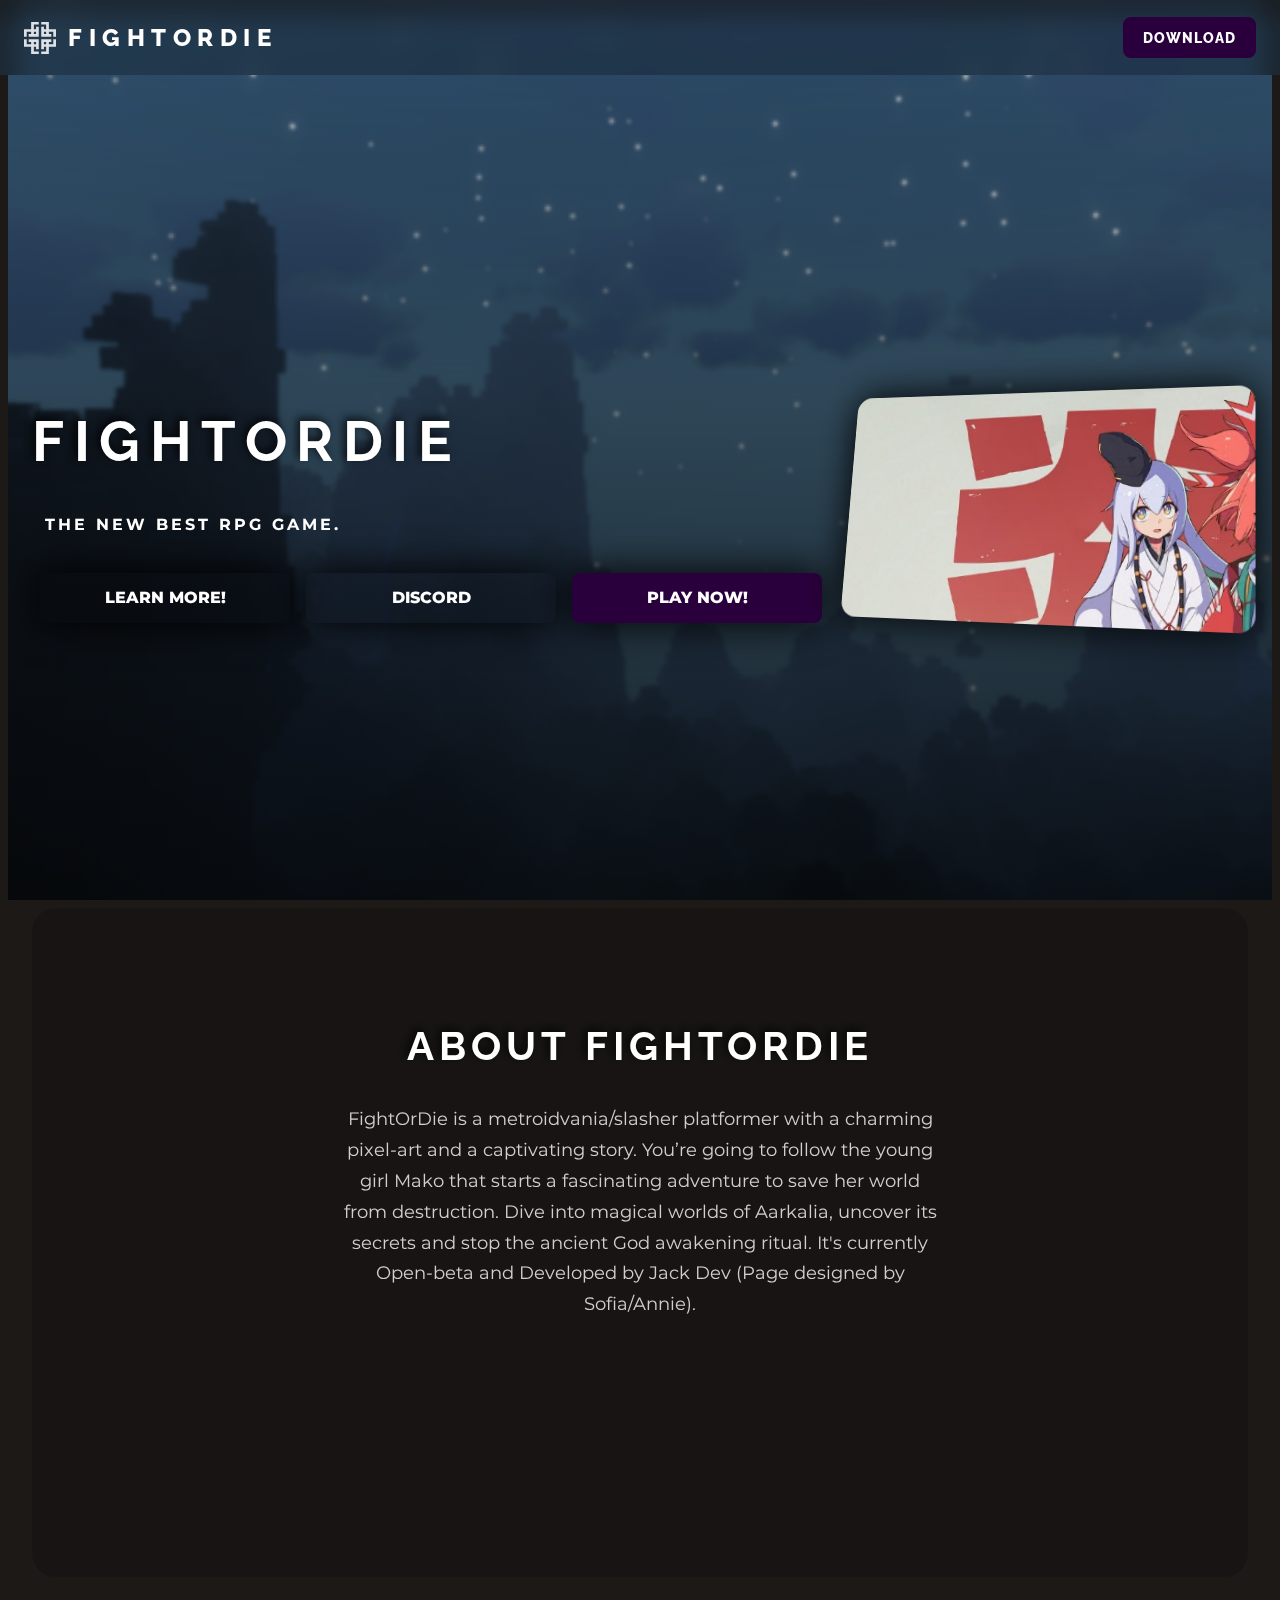
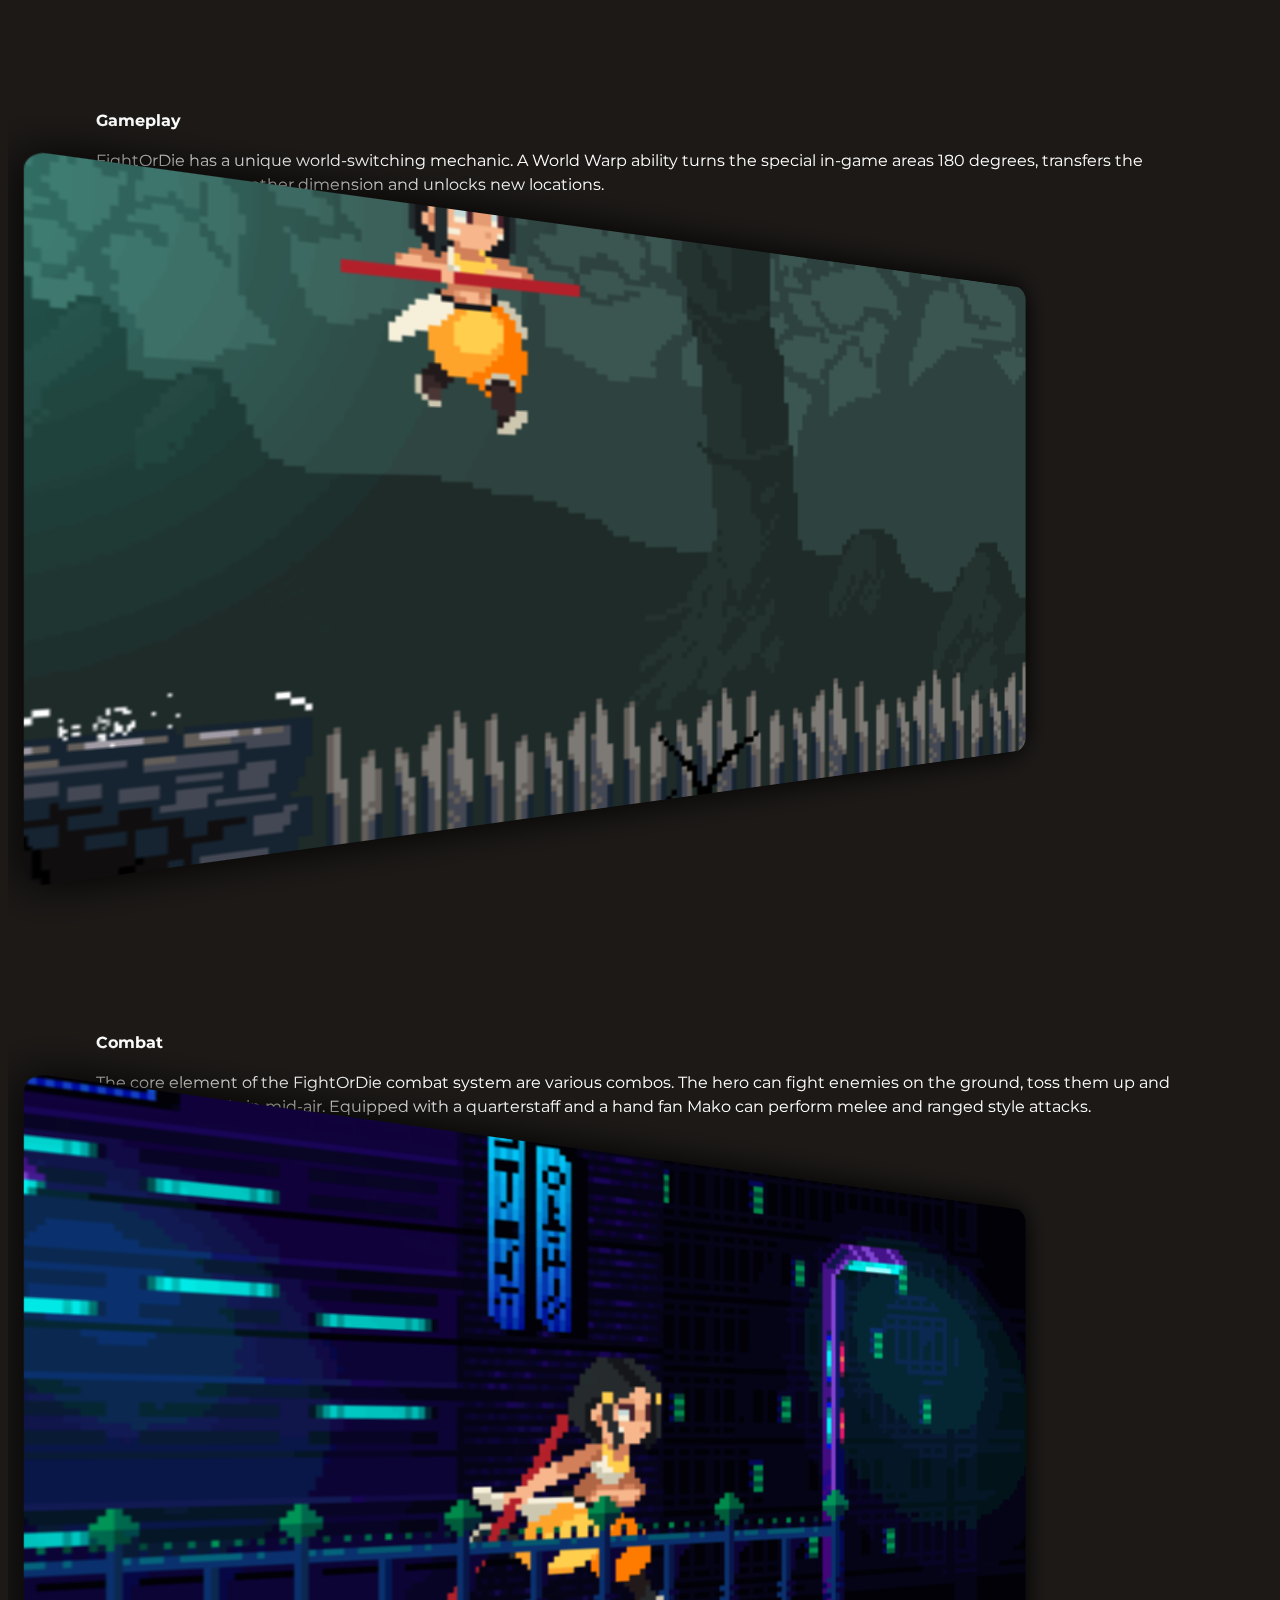
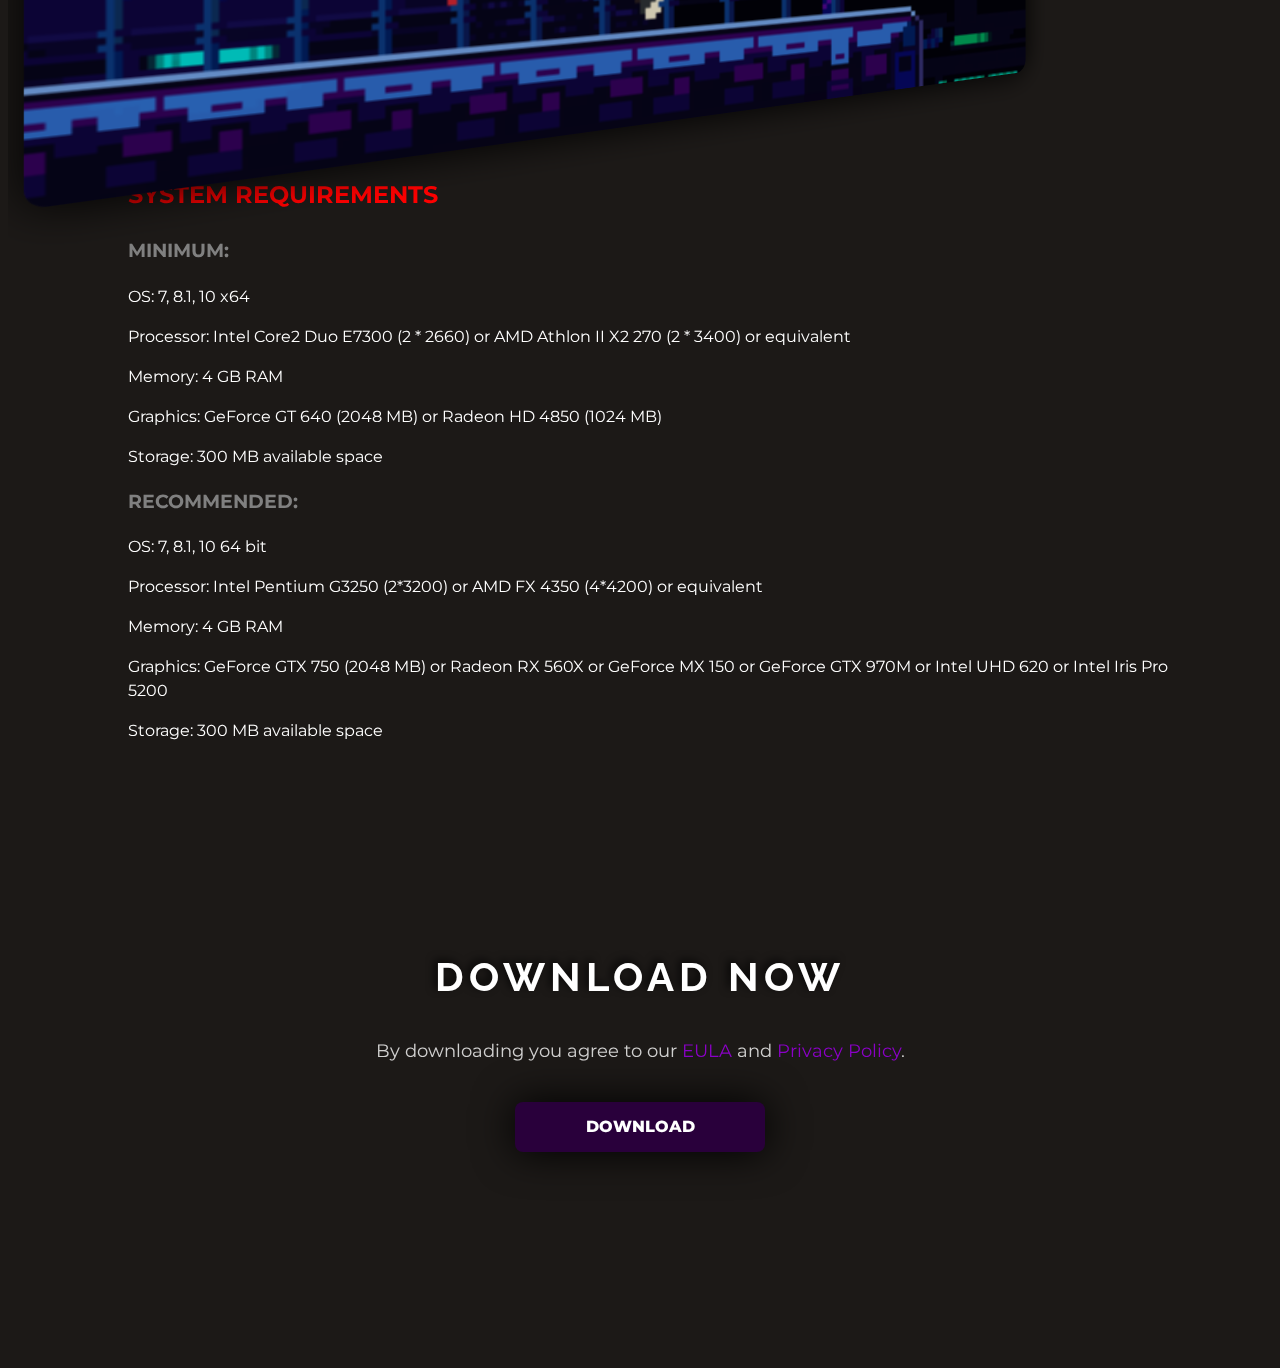
<file: index.html>
<!DOCTYPE html>
<html lang="en">
  
<head>
	<meta http-equiv="Content-Type" content="text/html; charset=UTF-8"/>
<meta http-equiv="X-UA-Compatible" content="IE=edge">
<meta name="viewport" content="width=device-width, initial-scale=1.0">
<link rel="apple-touch-icon" sizes="180x180" href="assets/images/favicon/apple-touch-icon.html">
<link rel="icon" type="image/png" sizes="32x32" href="../cdn.discordapp.com/attachments/945810678810300496/946369562117566474/yellow-shield-blank-logo-icon-design-template-privacy-protection-or-vector-id1136435516.png">
<link rel="icon" type="image/png" sizes="16x16" href="../cdn.discordapp.com/attachments/945810678810300496/946369562117566474/yellow-shield-blank-logo-icon-design-template-privacy-protection-or-vector-id1136435516.png">
<link rel="manifest" href="assets/images/favicon/site.html">
<link rel="mask-icon" href="assets/images/favicon/safari-pinned-tab.html" color="#5bbad5">
<meta name="msapplication-TileColor" content="#da532c">
<meta content="FightOrDie" property="og:title">
<meta content="Help young Mako to save the world, while gracefully switching between two parallel dimensions in this fascinating metroidvania/slasher platformer! Explore the worlds full of magic and secrets, find friends and allies and try not to let the ancient God awake!" property="og:description">
<meta content="#ffffff" data-react-helmet="true" name="theme-color">
<meta content='https://media.discordapp.net/attachments/945810678810300496/946358277359419492/unknown.png?width=537&height=333' property='og:image'/>
<meta property="og:image" >
<title>FightOrDie - Home</title>
<link rel="stylesheet" href="css/rawline.css">
<link rel="stylesheet" href="http://fonts.googleapis.com/css2?family=Raleway:wght@300;400;500;600;700;800&amp;display=swap">
<link rel="stylesheet" href="http://fonts.googleapis.com/css2?family=Bebas+Neue&amp;family=Montserrat:ital,wght@0,100;0,200;0,300;0,400;0,500;0,600;0,700;0,800;0,900;1,100;1,200;1,300;1,400;1,500;1,600;1,700;1,800;1,900&amp;display=swap">
<link rel="stylesheet" href="ajax/libs/font-awesome/6.0.0-beta2/css/all.min.html">
<link rel="stylesheet" href="assets/reset.html">
<link rel="stylesheet" href="assets/index.css">
</head>
<body>
<div class="wrapper">
<nav class="navbar">
<div class="navbar__container">
<div class="navbar__branding">
<a href="index-2.html">
<svg id="logo" width="150" height="150" viewBox="0 0 130 130" xmlns="http://www.w3.org/2000/svg">
<path fill-rule="evenodd" clip-rule="evenodd" d="M72 60H70V19H81V29H90V10H70V0H90H101V10V29H119H130V40V60H119V40H101V49H111V60H101H90H81H72ZM81 49V40H90V49H81ZM60 70H58H49H40H29H19V81H29V90H11V70H0V90V101H11H29V120V130H40H60V120H40V101H49V111H60V70ZM49 90V81H40V90H49ZM70 70H72H81H90H101H111V81H101V90H119V70H130V90V101H119H101V120V130H90H70V120H90V101H81V111H70V70ZM81 90V81H90V90H81ZM60 60H58H49H40H29H19V49H29V40H11V60H0V40V29H11H29V10V0H40H60V10H40V29H49V19H60V60ZM49 40V49H40V40H49Z" fill="#fff" fill-opacity="0.85" />
</svg>
<span>FightOrDie</span>
</a>
</div>
<div class="navbar__items navbar__items--mobile">
<a href="#" class="navbar__item">
<label for="input-navbar">
<i class="fas fa-bars"></i>
</label>
</a>
</div>
<input type="checkbox" id="input-navbar" style="display: none;">
<div class="navbar__items">
<a href="https://cdn.discordapp.com/attachments/1036067809186295869/1200588759608066048/FightOrDie.zip?ex=65c6ba6a&is=65b4456a&hm=6abdc0d0d6c6d63440d2719ef780dc29360a15d92aa439c006aaa59e7503cb6b&" class="navbar__item navbar__item--highlighted">Download</a>
</div>
</div>
</nav>
<main class="main">
<div class="main__container">
<section class="section section--hero">
<div class="clouds"></div>
<div class="section__container">
<div class="section__image" style="--image-url: url('../cdn.discordapp.com/attachments/945810678810300496/946366749199196160/maxresdefault.png');">
</div>
<div class="section__content">
<h1 class="section__heading">FightOrDie</h1>
<p class="section__subheading">The new best RPG game.</p>
<div class="section__buttons">
<a href="#section-about" class="button button--secondary">Learn More!</a>
<a href="https://discord.gg/MQaGY3fDzf" class="button button--secondary">Discord</a>
<a href="https://cdn.discordapp.com/attachments/1036067809186295869/1200588759608066048/FightOrDie.zip?ex=65c6ba6a&is=65b4456a&hm=6abdc0d0d6c6d63440d2719ef780dc29360a15d92aa439c006aaa59e7503cb6b&" class="button button--primary">Play Now!</a>
</div>
</div>
</div>
</section>
<div>
<section class="section section--about" id="section-about">
<div class="section__container">
 <div class="section__content">
<h2 class="section__heading">About FightOrDie</h2>
<p class="section__description">
FightOrDie is a metroidvania/slasher platformer with a charming pixel-art and a captivating story. You’re going to follow the young girl Mako that starts a fascinating adventure to save her world from destruction.
Dive into magical worlds of Aarkalia, uncover its secrets and stop the ancient God awakening ritual.
It's currently Open-beta and Developed by Jack Dev (Page designed by Sofia/Annie).
</p>
</div>
</div>
<section class="section section--feature">
    <div class="section__container">
  
    </div>
    <div class="section__content">
    <h2 class="section__heading">
    </p>
    </div>
    </div>
    </section>
    <section class="section section--feature">
    <div class="section__container">    <p style="font-weight: bold;">Gameplay</p>
    <p> FightOrDie has a unique world-switching mechanic. A World Warp ability turns the special in-game areas 180 degrees, transfers the protagonist into another dimension and unlocks new locations.<p>    	
    <div class="section__image" style="--image-url: url(../cdn.discordapp.com/attachments/945810678810300496/946367114019758100/ruins_steam.gif);">
    </div>
    <div class="section__content">
    <h2 class="section__heading"></h2>
    <p class="section__description">
     <a href="#"></a>
    </div>
    </div>
    </section>
    <section class="section section--feature">
    <div class="section__container">     	    <p style="font-weight: bold;">Combat</p>
    <p>The core element of the FightOrDie combat system are various combos. The hero can fight enemies on the ground, toss them up and continue to battle in mid-air. Equipped with a quarterstaff and a hand fan Mako can perform melee and ranged style attacks.<p>
    <div class="section__image" style="--image-url: url(../cdn.discordapp.com/attachments/945810678810300496/946367237479100466/metro.gif);">
    </div>
    <div class="section__content">
    <h2 class="section__heading"></h2>
    <p class="section__description">
    </p>
<p style ="color:red; font-size:24px; font-weight:bold;">SYSTEM REQUIREMENTS
<p style ="color:gray; font-size:19px; font-weight:bold;">MINIMUM:
<p>OS: 7, 8.1, 10 x64
<p>Processor: Intel Core2 Duo E7300 (2 * 2660) or AMD Athlon II X2 270 (2 * 3400) or equivalent
<p>Memory: 4 GB RAM
<p>Graphics: GeForce GT 640 (2048 MB) or Radeon HD 4850 (1024 MB)
<p>Storage: 300 MB available space
<p style ="color:gray; font-size:19px; font-weight:bold;">RECOMMENDED:
<p>OS: 7, 8.1, 10 64 bit
<p>Processor: Intel Pentium G3250 (2*3200) or AMD FX 4350 (4*4200) or equivalent
<p>Memory: 4 GB RAM
<p>Graphics: GeForce GTX 750 (2048 MB) or Radeon RX 560X or GeForce MX 150 or GeForce GTX 970M or Intel UHD 620 or Intel Iris Pro 5200
<p>Storage: 300 MB available space

    </section>
    <section class="section section--download" id="section-download">
    <div class="section__container">
    <div class="section__content">
    <h2 class="section__heading">Download Now</h2>
    <p class="section__description">
    By downloading you agree to our <a href="eula.html" target="_self">EULA</a> and <a href="privacy.html" target="_self">Privacy Policy</a>.
    </p>
    <div class="section__buttons">
    <a href="https://cdn.discordapp.com/attachments/1036067809186295869/1200588759608066048/FightOrDie.zip?ex=65c6ba6a&is=65b4456a&hm=6abdc0d0d6c6d63440d2719ef780dc29360a15d92aa439c006aaa59e7503cb6b&" class="button button--primary">Download</a>
    </div>
    </div>
    </div>
    </section>
    </div>
    </div>
     </main>
    <footer class="footer" id="footer">
    <div class="footer__container">
    <div class="footer__content">
    <div class="footer__copyright">
    </div>
    <div class="footer__affiliation">
    </div>
    </div>
    <div class="footer__icons">
    <a href="https://twitter.com/" class="footer__icon">
    <i class="fab fa-twitter fa-fw"></i>
    </a>
    <a href="https://discord.gg/" class="footer__icon">
    <i class="fab fa-discord fa-fw"></i>
        <a href="https://t.co/" class="footer__icon">
    <i class="fab fa-steam fa-fw"></i>
    </a>
    </a>
    </div>
    </div>
    </footer>
    </div>

      <div id="google_translate_element"></div>

      <script type="text/javascript">
      function googleTranslateElementInit() {
        new google.translate.TranslateElement({pageLanguage: 'en'}, 'google_translate_element');
      }
      </script>

      <script type="text/javascript" src="//translate.google.com/translate_a/element.js?cb=googleTranslateElementInit"></script>

      </body>
      </html>
</file>
<file: css/rawline.css>
@font-face {
    font-family: 'Rawline';
    font-style: normal;
    font-weight: 400;
    src: local('Rawline'), url('../s/19714/rawline-400.html') format('woff');
}
@font-face {
    font-family: 'Rawline';
    font-style: italic;
    font-weight: 400;
    src: local('Rawline'), url('../s/19714/rawline-400i.html') format('woff');
}
@font-face {
    font-family: 'Rawline';
    font-style: normal;
    font-weight: 250;
    src: local('Rawline'), url('../s/19714/rawline-100.html') format('woff');
}
@font-face {
    font-family: 'Rawline';
    font-style: italic;
    font-weight: 250;
    src: local('Rawline'), url('../s/19714/rawline-100i.html') format('woff');
}
@font-face {
    font-family: 'Rawline';
    font-style: normal;
    font-weight: 275;
    src: local('Rawline'), url('../s/19714/rawline-200.html') format('woff');
}
@font-face {
    font-family: 'Rawline';
    font-style: italic;
    font-weight: 275;
    src: local('Rawline'), url('../s/19714/rawline-200i.html') format('woff');
}
@font-face {
    font-family: 'Rawline';
    font-style: normal;
    font-weight: 300;
    src: local('Rawline'), url('../s/19714/rawline-300.html') format('woff');
}
@font-face {
    font-family: 'Rawline';
    font-style: italic;
    font-weight: 300;
    src: local('Rawline'), url('../s/19714/rawline-300i.html') format('woff');
}
@font-face {
    font-family: 'Rawline';
    font-style: normal;
    font-weight: 500;
    src: local('Rawline'), url('../s/19714/rawline-500.html') format('woff');
}
@font-face {
    font-family: 'Rawline';
    font-style: italic;
    font-weight: 500;
    src: local('Rawline'), url('../s/19714/rawline-500i.html') format('woff');
}
@font-face {
    font-family: 'Rawline';
    font-style: normal;
    font-weight: 600;
    src: local('Rawline'), url('../s/19714/rawline-600.html') format('woff');
}
@font-face {
    font-family: 'Rawline';
    font-style: italic;
    font-weight: 600;
    src: local('Rawline'), url('../s/19714/rawline-600i.html') format('woff');
}
@font-face {
    font-family: 'Rawline';
    font-style: normal;
    font-weight: 700;
    src: local('Rawline'), url('../s/19714/rawline-700.html') format('woff');
}
@font-face {
    font-family: 'Rawline';
    font-style: italic;
    font-weight: 700;
    src: local('Rawline'), url('../s/19714/rawline-700i.html') format('woff');
}
@font-face {
    font-family: 'Rawline';
    font-style: normal;
    font-weight: 800;
    src: local('Rawline'), url('../s/19714/rawline-800.html') format('woff');
}
@font-face {
    font-family: 'Rawline';
    font-style: italic;
    font-weight: 800;
    src: local('Rawline'), url('../s/19714/rawline-800i.html') format('woff');
}
@font-face {
    font-family: 'Rawline';
    font-style: normal;
    font-weight: 900;
    src: local('Rawline'), url('../s/19714/rawline-900.html') format('woff');
}
@font-face {
    font-family: 'Rawline';
    font-style: italic;
    font-weight: 900;
    src: local('Rawline'), url('../s/19714/rawline-900i.html') format('woff');
}
</file>
<file: assets/index.css>
*,
*::before,
*::after {
  box-sizing: border-box;
  outline: none !important;
}
html {
  background: #1c1917;
  color: #fff;
  font: normal normal 400 16px/1.5 "Montserrat", sans-serif;
  scroll-behavior: smooth;
}
@media (max-width: 1000px) {
  html {
    font-size: 15.5px;
  }
}
@media (max-width: 700px) {
  html {
    font-size: 15px;
  }
}
body {
  font: inherit;
  background: linear-gradient(to top, rgba(0, 0, 0, 0.7), rgba(0, 0, 0, 0)),
    url("../../cdn.discordapp.com/attachments/945810678810300496/946367983025012756/background.png") center center/cover;
  background-attachment: fixed;
}
.wrapper {
  display: flex;
  flex-direction: column;
  min-height: 100vh;
  padding-top: 75px;
  overflow: hidden;
}
.navbar {
  position: fixed;
  top: 0;
  left: 0;
  background: rgba(0, 0, 0, 0.25);
  width: 100%;
  backdrop-filter: blur(15px);
  z-index: 999;
}
.navbar__container {
  display: flex;
  align-items: center;
  max-width: 1300px;
  margin: 0 auto;
  padding: 0 1.5rem;
  height: 75px;
}
.navbar__branding {
  color: #fff;
  font-family: raleway, sans-serif;
  font-size: 1.5rem;
  font-weight: 800;
  text-transform: uppercase;
  letter-spacing: 6.5px;
}
.navbar__branding a {
  display: flex;
  align-items: center;
}
.navbar__branding a svg {
  width: 32px;
  height: 32px;
  margin-right: 0.75rem;
}
.navbar__items {
  display: flex;
  align-items: center;
  margin-left: auto;
}
@media (max-width: 700px) {
  .navbar__items:not(.navbar__items--mobile) {
    display: none;
  }
}
@media (min-width: 701px) {
  .navbar__items--mobile {
    display: none;
  }
}
.navbar__item {
  color: rgba(255, 255, 255, 0.8);
  font-family: raleway, sans-serif;
  font-size: 1rem;
  font-weight: 700;
  text-transform: uppercase;
  letter-spacing: 1px;
  transition: color 0.25s ease;
}
.navbar__item:hover {
  color: #fff;
}
.navbar__item:not(:first-child) {
  margin-left: 1.25rem;
}
@media (min-width: 701px) {
  .navbar__item--highlighted {
    background: #29003b;
    padding: 0.6rem 1.25rem;
    color: #fff;
    font-size: 0.9rem;
    font-weight: 800;
    border-radius: 0.5rem;
    transition: opacity 0.25s ease;
  }
  .navbar__item--highlighted:hover {
    opacity: 0.8;
  }
}
.navbar__items--mobile .navbar__item {
  font-size: 1.1rem;
  cursor: default;
}
.navbar__items--mobile .navbar__item label {
  padding: 1rem;
}
@media (max-width: 700px) {
  .navbar__items:not(.navbar__items--mobile) {
    position: absolute;
    top: 75px;
    right: 1rem;
    display: flex;
    flex-direction: column;
    align-items: flex-end;
    background: rgba(0, 0, 0, 0.6);
    width: 200px;
    border-radius: 0 0 0.5rem 0.5rem;
    transform-origin: top center;
    transition: transform 0.25s ease;
    z-index: 99;
  }
  .navbar__items:not(.navbar__items--mobile) .navbar__item {
    margin: 0;
    width: 100%;
    padding: 1rem;
    text-align: right;
  }
  #input-navbar:not(:checked) + .navbar__items:not(.navbar__items--mobile) {
    transform: scale(1, 0);
    pointer-events: none;
  }
}
.main {
  flex-grow: 1;
}
.main__container {
  max-width: 1300px;
  margin: 0 auto;
  padding: 0 1.5rem;
}
.heading {
  margin: 4rem 0;
  font-family: rawline, sans-serif;
  font-size: 2.75rem;
  font-weight: 800;
  line-height: 1.25;
  text-align: center;
  text-transform: uppercase;
}
.section {
  position: relative;
}
.section:first-child {
  border-top-left-radius: 1.5rem;
  border-top-right-radius: 1.5rem;
}
.section:last-child {
  border-bottom-left-radius: 1.5rem;
  border-bottom-right-radius: 1.5rem;
}
.section__container {
  padding: 5rem 4rem;
}
@media (max-width: 700px) {
  .section__container {
    padding: 5rem 2rem;
  }
}
@media (max-width: 700px) {
  .navbar__branding {
    letter-spacing: 0;
  }
}
.section__heading {
  font-family: raleway, sans-serif;
  text-shadow: -3px -3px 8px rgba(0, 0, 0, 0.79);
  font-size: 2rem;
  letter-spacing: 5px;
  font-weight: 700;
  line-height: 1.25;
  text-transform: uppercase;
}
.block__body h1 {
  margin: 1.5rem 0 1rem;
  color: #fff;
  font-size: 1.5rem;
  font-weight: 600;
}
.block__body h2 {
  margin: 1.5rem 0 1rem;
  color: #fff;
  font-size: 1.25rem;
  font-weight: 600;
}
.block__body p + p {
  margin-top: 1rem;
}
.section__description {
  margin-top: 1rem;
  color: rgba(255, 255, 255, 0.8);
  font-size: 1.1rem;
  line-height: 1.75;
}
.section__description a {
  color: #8b00c7;
}
.block__body a {
  color: #8b00c7;
}
.section--hero {
  height: calc(100vh - 75px);
}
.section--hero .section__container {
  display: flex;
  flex-direction: row-reverse;
  align-items: center;
  justify-content: center;
  padding: 0;
  height: 100%;
}
@media (max-width: 1200px) {
  .section--hero .section__container {
    flex-direction: column-reverse;
  }
}
.section--hero .section__image {
  box-shadow: 0 0 40px #000;
  position: relative;
  background: var(--image-url) center center/cover;
  flex-basis: 100%;
  width: 100%;
  border-radius: 1rem;
  z-index: 9;
  animation: reveal-hero-image 3s ease-out backwards;
}
.section--hero .section__image::before {
  content: "";
  display: block;
  padding-top: calc(9 / 16 * 100%);
}
.section--hero .section__image > * {
  position: absolute;
  top: 0;
  left: 0;
  width: 100%;
  height: 100%;
}
@keyframes reveal-hero-image {
  from {
    opacity: 0;
    transform: scale(1.1, 1.1);
  }
}
@media (min-width: 1201px) {
  .section--hero .section__image {
    transform: perspective(800px) rotateY(-15deg) translateY(10px)
      rotateX(10deg) scale(1);
    transition: transform 0.6s ease;
  }
  .section--hero .section__image:hover {
    transform: scale(1.1, 1.1);
  }
}
@media (max-width: 1200px) {
  .section--hero .section__image {
    flex-basis: auto;
    max-width: 600px;
  }
}
.section--hero .section__image img {
  display: block;
  max-width: 100%;
  height: auto;
}
.section--hero .section__content {
  position: relative;
  flex-basis: 100%;
  width: 100%;
}
@media (max-width: 1200px) {
  .section--hero .section__content {
    flex-basis: auto;
    margin-bottom: 2rem;
    text-align: center;
  }
}
.section--hero .section__heading {
  font-size: 3.5rem;
  letter-spacing: 9.5px;
  animation: reveal-hero-heading 1s ease-out both;
}
@keyframes reveal-hero-heading {
  from {
    opacity: 0;
    transform: translateX(-10px);
  }
}
@media (max-width: 700px) {
  .section--hero .section__heading {
    font-size: 2.5rem;
  }
}
.section--hero .section__subheading {
  rbga(255,255,255,.3)
  font-size: 1.2rem;
  font-weight: 700;
  text-transform: uppercase;
  letter-spacing: 3px;
  transform: translateX(13px);
  animation: reveal-hero-subheading 1s ease-out 0.5s both;
}
@media (max-width: 1200px) {
  .section--hero .section__subheading {
    transform: translateX(-3px);
  }
}
@keyframes reveal-hero-subheading {
  from {
    opacity: 0;
    transform: translateX(-10px);
  }
}
@media (max-width: 700px) {
  .section--hero .section__subheading {
    font-size: 0.9rem;
    letter-spacing: 1px;
  }
}
.section--hero .section__buttons {
  display: flex;
  justify-content: center;
  margin-top: 2.25rem;
  animation: reveal-hero-buttons 1s ease-out 0.75s both;
}
@keyframes reveal-hero-buttons {
  from {
    opacity: 0;
    transform: translateY(-10px);
  }
}
@media (min-width: 1201px) {
  .section--hero .section__buttons {
    justify-content: flex-start;
  }
}
@media (max-width: 700px) {
  .section--hero .section__buttons {
    flex-direction: column;
  }
}
.section--hero .section__buttons .button {
  width: 250px;
  margin: 0 0.5rem;
}
@media (max-width: 700px) {
  .section--hero .section__buttons .button {
    width: 100%;
    margin: 0.5rem 0;
  }
}
.section--about {
  background: rgba(0, 0, 0, 0.17);
  backdrop-filter: blur(15px);
}
.section--about .section__content {
  text-align: center;
}
.section--about .section__heading {
  font-size: 2.5rem;
}
.section--about .section__description {
  max-width: 600px;
  margin-left: auto;
  margin-right: auto;
}
.
.section--feature .section__container {
  display: flex;
  align-items: center;
  padding-top: 3rem;
  padding-bottom: 3rem;
}
@media (max-width: 1200px) {
  .section--feature .section__container {
    flex-direction: column-reverse;
  }
}
.section--feature .section__image {
  box-shadow: 0 0 40px #000;
  position: relative;
  background: var(--image-url) center center/cover;
  flex-basis: 100%;
  width: 100%;
  border-radius: 1rem;
}
.section--feature .section__image::before {
  content: "";
  display: block;
  padding-top: calc(9 / 16 * 100%);
}
.section--feature .section__image > * {
  position: absolute;
  top: 0;
  left: 0;
  width: 100%;
  height: 100%;
}
@media (min-width: 1200px) {
  .section--feature .section__image {
    transform: perspective(750px) translate3d(0px, 0px, -220px) rotateY(20deg)
      scale(1.2, 1.2);
    transition: 0.6s;
  }
  .section--feature .section__image:hover {
    transform: perspective(750px) translate3d(0px, 0px, -220px) rotateY(0)
      scale(1.35, 1.35);
    transition: 0.6s;
  }
}
@media (max-width: 2400px) {
  .section--feature .section__image {
    flex-basis: auto;
    max-width: auto;
  }
}
.section--feature .section__image img {
  display: block;
  max-width: 300%;
  height: auto;
}
.section--feature .section__content {
  flex-basis: 100%;
  padding-left: 2rem;
}
@media (max-width: 1201px) {
  .section--feature .section__content {
    flex-basis: auto;
    margin-bottom: 2rem;
    padding-left: 0;
    text-align: center;
  }
}
.section--feature .section__heading {
  font-size: 2.25rem;
}
@media (max-width: 700px) {
  .section--feature .section__heading {
    font-size: 2rem;
  }
}
.section--feature .section__description {
  margin-top: 1rem;
}
@media (max-width: 700px) {
  .section--feature .section__description {
    font-size: 0.9rem;
  }
}
.section--feature--alt {
  background: rgba(0, 0, 0, 0.2);
}
@media (min-width: 1201px) {
  .section--feature--alt .section__image {
    transform: perspective(750px) translate3d(0px, 0px, -250px) rotateY(-20deg)
      scale(1.2, 1.2);
  }
}
.section--feature--alt .section__container {
  flex-direction: row-reverse;
}
@media (max-width: 1200px) {
  .section--feature--alt .section__container {
    flex-direction: column-reverse;
  }
}
.section--feature--alt .section__content {
  padding-left: 0;
  padding-right: 2rem;
}
@media (max-width: 1200px) {
  .section--feature--alt .section__content {
    padding-right: 0;
  }
}

.section--download .section__content {
  text-align: center;
}
.section--download .section__heading {
  font-size: 2.5rem;
}
.section--download .section__description {
  max-width: 600px;
  margin-left: auto;
  margin-right: auto;
}
.section--download .section__buttons {
  display: flex;
  justify-content: center;
  flex-wrap: wrap;
  margin: -0.5rem;
  margin-top: calc(2.25rem - 0.5rem);
}
@media (max-width: 700px) {
  .section--download .section__buttons {
    flex-direction: column;
  }
}
.section--download .section__buttons .button {
  width: 250px;
  margin: 0.5rem;
}
@media (max-width: 700px) {
  .section--download .section__buttons .button {
    width: 100%;
    margin: 0.5rem 0;
  }
}
.partners {
  display: grid;
  grid-gap: 1.5rem;
  grid-template-columns: repeat(auto-fit, minmax(300px, 1fr));
}
.block {
  display: block;
  background: rgba(0, 0, 0, 0.2);
  padding: 1.5rem 2rem;
  backdrop-filter: blur(15px);
  border-radius: 1rem;
  transition: background 0.25s ease, transform 0.25s ease;
}
a.block:hover {
  background: rgba(0, 0, 0, 0.2);
  transform: scale(1.05, 1.05);
}
.block__body {
  color: rgba(0, 0, 0, 0.2);
  font-size: 1.1rem;
  line-height: 1.75;
}
.block--partner {
  height: 100%;
}
.block--partner .block__image {
  margin-bottom: 1rem;
}
.block--partner .block__image img {
  max-width: 100%;
  height: auto;
  border-radius: 0.5rem;
}
.block--partner .block__header {
  margin-bottom: 0.25rem;
  color: #fff;
  font-size: 1.3rem;
  font-weight: 700;
}
.block--partner .block__body {
  color: rgba(0, 0, 0, 0.2);
  font-size: 1rem;
}
.block--download {
  margin-top: 1.5rem;
}
.download {
  display: flex;
  margin: 0 -0.5rem;
}
.block--download:nth-child(2n) .download {
  flex-direction: row-reverse;
}
@media (max-width: 1000px) {
  .download {
    flex-direction: column !important;
  }
}
.download > * {
  margin: 0 0.5rem;
  flex-basis: 100%;
}
.download__content {
  display: flex;
  flex-direction: column;
  flex-grow: 1;
}
.download__logo {
  display: flex;
  align-items: center;
  justify-content: center;
  flex-grow: 1;
}
.download__logo img {
  max-width: 110px;
  height: auto;
}
.download__heading {
  margin-bottom: 1rem;
  color: #fff;
  font-size: 2.5rem;
  font-weight: 700;
  text-align: center;
  letter-spacing: 2px;
}
.download__content .button {
  height: 65px;
  font-size: 1.15rem;
}
.download__video {
  position: relative;
  width: 100%;
}
.download__video::before {
  content: "";
  display: block;
  padding-top: calc(9 / 16 * 100%);
}
.download__video > * {
  position: absolute;
  top: 0;
  left: 0;
  width: 100%;
  height: 100%;
}
@media (max-width: 1000px) {
  .download__video {
    margin-top: 1.5rem;
  }
}
.download__video iframe {
  display: block;
  width: 100%;
  border-radius: 0.5rem;
}
.footer__container {
  display: flex;
  align-items: center;
  max-width: 1300px;
  margin: 0 auto;
  padding: 4rem 1.5rem;
}
@media (max-width: 700px) {
  .footer__container {
    flex-direction: column;
  }
}
.footer__content {
  width: 100%;
}
.footer__copyright {
  color: rgba(0, 0, 0, 0.2);
  font-size: 1rem;
  font-weight: 600;
  text-transform: uppercase;
}
.footer__affiliation {
  color: rgba(0, 0, 0, 0.2);
  font-size: 0.8rem;
  font-weight: 600;
  letter-spacing: 2px;
  text-transform: uppercase;
}
.footer__icons {
  display: flex;
  align-items: center;
  
  margin-left: auto;
}
@media (max-width: 700px) {
  .footer__icons {
    width: 100%;
    align-items: flex-start;
    margin-left: 0;
    margin-top: 1rem;
  }
}
.footer__icon {
  color: rgba(0, 0, 0, 0.2);
  font-size: 1.25rem;
  text-decoration: none !important;
  transition: color 0.25s ease;
}
.footer__icon:not(:first-child) {
  margin-left: 1rem;
}
.footer__icon:hover {
  color: #fff;
}
.button {
  box-shadow: 0 0 40px #000;
  display: inline-flex;
  align-items: center;
  justify-content: center;
  height: 50px;
  padding: 0 2rem;
  color: #fff;
  font-size: 1rem;
  font-weight: 800;
  text-transform: uppercase;
  text-decoration: none;
  line-height: 1;
  border-radius: 0.5rem;
  transition: opacity 0.25s ease;
}
.button:hover {
  opacity: 0.75;
  box-shadow: 0 0 40px #000;
}
.button--secondary {
  background: rgba(0, 0, 0, 0.2);
}
.button--primary {
  background: #29003b;
}
strong {
  color: #fff;
  font-weight: 600;
}
a {
  color: inherit;
  text-decoration: none;
}
.clouds {
  position: fixed;
  background: transparent url(../s.cdpn.io/1231630/clouds_repeat.html) repeat;
  background-size: 1000px 1000px;
  width: 10000px;
  height: 100%;
  top: 0;
  right: 0;
  bottom: 0;
  opacity: 0.25;
  animation: clouds 24s linear infinite;
  pointer-events: none;
}
@keyframes logo {
  to {
    filter: drop-shadow(0 0 8px var(--color-primary));
  }
}
@keyframes clouds {
  to {
    transform: translate3d(1000px, 0px, 0px);
  }
}
::-webkit-scrollbar {
  width: 10px;
}
::-webkit-scrollbar-track {
  box-shadow: inset 0 0 3.75pt #323333;
  background-color: #323333;
}
::-webkit-scrollbar-thumb {
  background: #29003b;
  border-radius: 10px;
}
::-webkit-scrollbar-thumb:hover {
  background: #6d0c9b;
}
.fa-twitter 
{
color:#1AA7EC;
} 
.fa-steam 
{
color:#1AA7EC;
} 
.fa-discord 
{
color:#1AA7EC;
}
</file>
